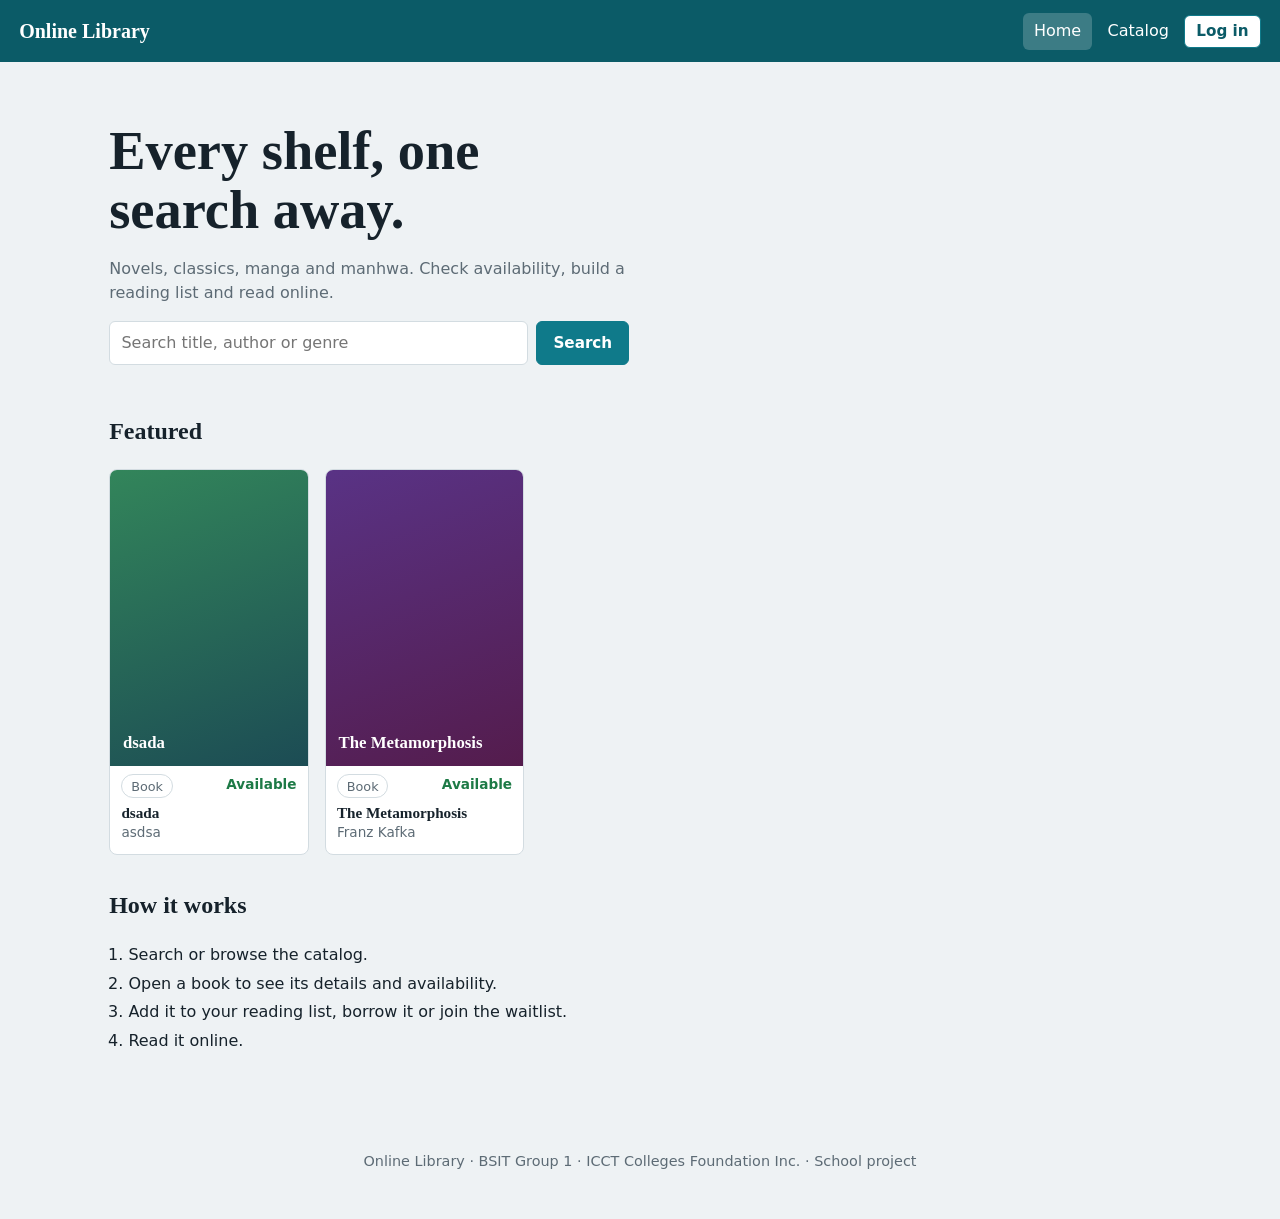
<file: index.html>
<!DOCTYPE html>
<html lang="en">
<head>
  <meta charset="UTF-8">
  <meta name="viewport" content="width=device-width, initial-scale=1">
  <title>Home | Online Library</title>
  <!-- CSS TEAM: every page uses this one file, css/style.css. Create it and write all the styles there.
       Tip: start with the header, buttons and book cards because they appear on every page. -->
  <link rel="stylesheet" href="css/style.css">
</head>
<body data-page="home">

  <!-- HEADER (the same on every page, so copy any change to all pages).
       JS TEAM:
        1. Check localStorage for a logged-in user.
        2. If someone is logged in, change the text of #auth-btn to "Log out (name)". Unhide the links that have data-auth="user". Admins also get data-auth="admin".
        Hint: element.hidden = false;
        3. When the user clicks Log out, remove the saved user and go to index.html.
       CSS TEAM: the link of the page you are on has aria-current="page". Style it with a[aria-current="page"] { } -->
  <header class="site-header">
    <a class="site-header__brand" href="index.html">Online Library</a>
    <nav class="site-nav" aria-label="Main">
      <a href="index.html" aria-current="page">Home</a>
      <a href="catalog.html">Catalog</a>
      <a href="my-library.html" data-auth="user" hidden>My Library</a>
      <a href="admin.html" data-auth="admin" hidden>Admin</a>
      <a href="login.html" id="auth-btn" class="btn">Log in</a>
    </nav>
  </header>

  <main class="page page--home">
    <!-- HOME PAGE: introduction, quick search and featured books.
         JS TEAM:
          1. Take the first few books from library/books.json and build one book card for each inside #featured-grid (see the sample card below).
          2. The search form already sends the user to catalog.html?q=what-they-typed, so the catalog page does the searching.
         CSS TEAM: make .hero stand out, and lay out .book-grid with CSS grid (grid-template-columns: repeat(auto-fill, minmax(160px, 1fr))). -->
    <section class="hero">
      <h1>Every shelf, one search away.</h1>
      <p>Novels, classics, manga and manhwa. Check availability, build a reading list and read online.</p>
      <form id="home-search-form" class="search-form" action="catalog.html" method="get" role="search">
        <label for="home-q" class="visually-hidden">Search books</label>
        <input id="home-q" name="q" type="search" placeholder="Search title, author or genre">
        <button type="submit" class="btn">Search</button>
      </form>
    </section>

    <section class="section" aria-labelledby="featured-title">
      <h2 id="featured-title">Featured</h2>
      <div id="featured-grid" class="book-grid">
        <!-- ONE BOOK CARD (the same card is used on the home, catalog and my-library pages).
             data-book-id is the book's id from library/books.json, data-type is text, manga, manhwa or comic, and data-status is available or checked-out.
             JS TEAM: when a card is clicked (or Enter is pressed), open the details pop-up for that book. Hint: card.dataset.bookId
             CSS TEAM: use the data attributes to style by type or status, for example .book-card[data-status="checked-out"] { } -->
        <article class="book-card" data-book-id="1" data-type="text" data-status="available" tabindex="0">
          <div class="book-card__cover" aria-hidden="true">Pride and Prejudice</div>
          <div class="book-card__meta">
            <span class="tag tag--text">Book</span>
            <span class="status status--available">Available</span>
          </div>
          <h3 class="book-card__title">Pride and Prejudice</h3>
          <p class="book-card__author">Jane Austen</p>
        </article>
        <article class="book-card" data-book-id="28" data-type="manga" data-status="available" tabindex="0">
          <div class="book-card__cover" aria-hidden="true">Moonlit Ronin (sample)</div>
          <div class="book-card__meta">
            <span class="tag tag--manga">Manga</span>
            <span class="status status--available">Available</span>
          </div>
          <h3 class="book-card__title">Moonlit Ronin (sample)</h3>
          <p class="book-card__author">Library Demo Studio</p>
        </article>
        <article class="book-card" data-book-id="29" data-type="manhwa" data-status="checked-out" tabindex="0">
          <div class="book-card__cover" aria-hidden="true">Tower of Echoes (sample)</div>
          <div class="book-card__meta">
            <span class="tag tag--manhwa">Manhwa</span>
            <span class="status status--checked-out">Checked out</span>
          </div>
          <h3 class="book-card__title">Tower of Echoes (sample)</h3>
          <p class="book-card__author">Library Demo Studio</p>
        </article>
      </div>
    </section>

    <section class="section" aria-labelledby="how-title">
      <h2 id="how-title">How it works</h2>
      <ol class="steps">
        <li>Search or browse the catalog.</li>
        <li>Open a book to see its details and availability.</li>
        <li>Add it to your reading list, borrow it or join the waitlist.</li>
        <li>Read it online.</li>
      </ol>
    </section>
  </main>

  <!-- TOAST: a small message such as "Borrowed" or "Saved".
       JS TEAM: write a function showToast(text) that sets the text, removes hidden, and adds hidden back after about 2 seconds (setTimeout).
       CSS TEAM: place it at the bottom center of the screen with position: fixed. -->
  <div id="toast" class="toast" role="status" aria-live="polite" hidden></div>

  <footer class="site-footer">
    <p>Online Library &middot; BSIT Group 1 &middot; ICCT Colleges Foundation Inc. &middot; School project</p>
  </footer>

  <!-- SCRIPTS: the order matters. app.js holds the code every page needs (it also loads the book list from library/books.json), and the last file is only for this page. -->
  <script src="js/app.js"></script>
  <script src="js/home.js"></script>
</body>
</html>
</file>
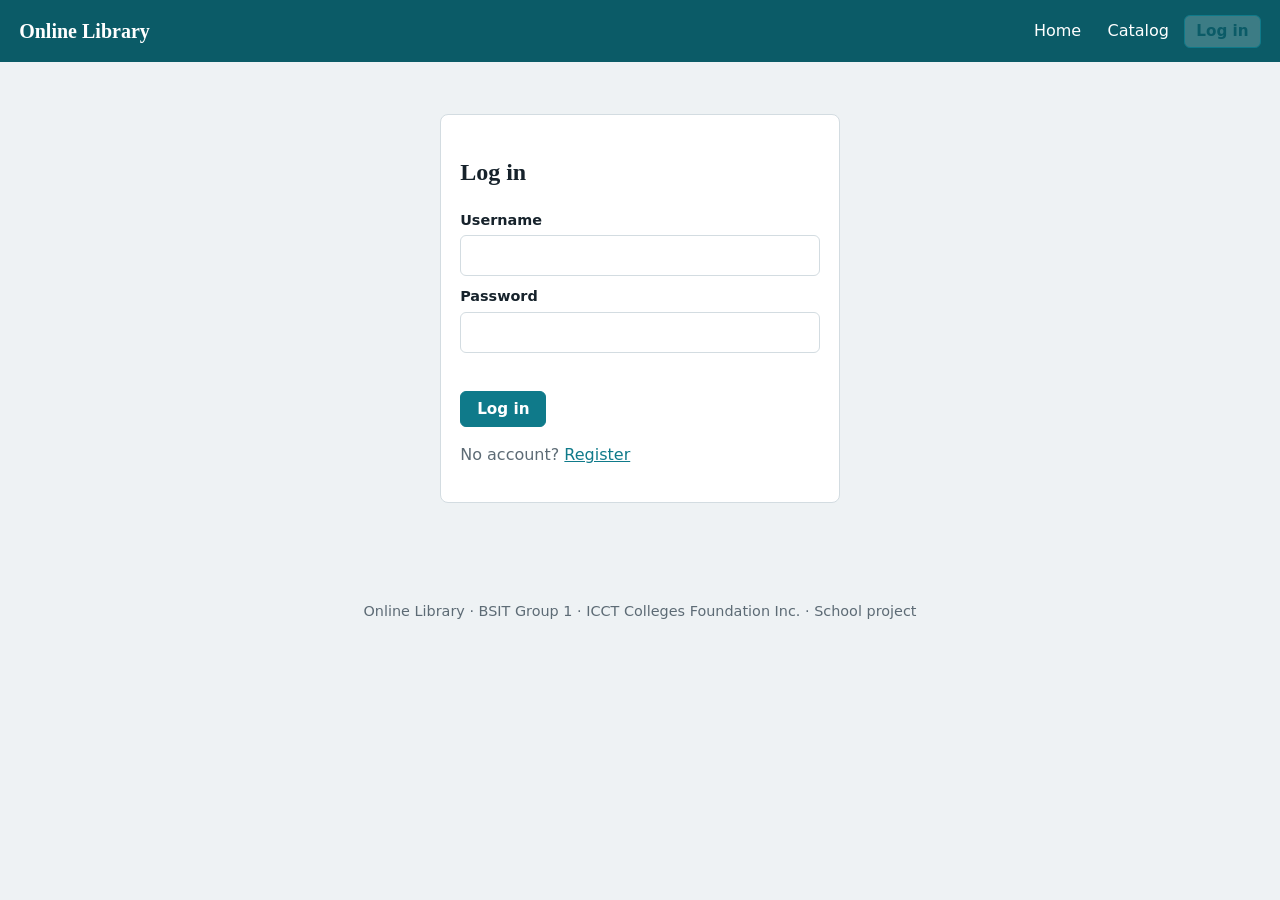
<file: admin.html>
<!DOCTYPE html>
<html lang="en">
<head>
  <meta charset="UTF-8">
  <meta name="viewport" content="width=device-width, initial-scale=1">
  <title>Admin | Online Library</title>
  <!-- CSS TEAM: every page uses this one file, css/style.css. Create it and write all the styles there.
       Tip: start with the header, buttons and book cards because they appear on every page. -->
  <link rel="stylesheet" href="css/style.css">
</head>
<body data-page="admin">

  <!-- HEADER (the same on every page, so copy any change to all pages).
       JS TEAM:
        1. Check localStorage for a logged-in user.
        2. If someone is logged in, change the text of #auth-btn to "Log out (name)". Unhide the links that have data-auth="user". Admins also get data-auth="admin".
        Hint: element.hidden = false;
        3. When the user clicks Log out, remove the saved user and go to index.html.
       CSS TEAM: the link of the page you are on has aria-current="page". Style it with a[aria-current="page"] { } -->
  <header class="site-header">
    <a class="site-header__brand" href="index.html">Online Library</a>
    <nav class="site-nav" aria-label="Main">
      <a href="index.html">Home</a>
      <a href="catalog.html">Catalog</a>
      <a href="my-library.html" data-auth="user" hidden>My Library</a>
      <a href="admin.html" aria-current="page" data-auth="admin" hidden>Admin</a>
      <a href="login.html" id="auth-btn" class="btn">Log in</a>
    </nav>
  </header>

  <main class="page page--admin">
    <!-- ADMIN PAGE: only for admins. If the user is not an admin, send them to login.html.
         Books are saved by committing files to the website's GitHub repository (GitHub's REST API, called with fetch), so every visitor sees them after the site republishes.
         JS TEAM:
          1. GitHub connection: the admin enters the owner, repository, branch and a fine-grained token with Contents: read and write. Keep the token in sessionStorage, or in localStorage if Remember is ticked. Never put it in the code or in the repository.
          2. Save: one commit holds the new files and the updated library/books.json. API steps: read the branch head, create a blob for each file (base64), create a tree, create a commit, then move the branch to it.
             Text book chapters go to library/text/ID/KEY.txt (one file per chapter). Chapter pages go to library/pages/ID/KEY/0001.webp, 0002.webp and so on.
          3. Edit: if #book-id has a value, update that book. Delete: ask confirm() first, then commit with the files removed.
          4. Format dropdown: show #text-chapters-field for "Book" and #chapters-field for manga, manhwa and comics (toggle hidden).
          5. Chapters: #add-chapter copies the template row into #chapter-rows. Each row has a number, a title and page images or a PDF.
             Convert PDF pages to images with PDF.js (load it from lib/pdf.min.js or cdnjs) and shrink every image to WebP on a canvas before uploading.
          6. Genre is a fixed list so the same genre can never be spelled two ways. To add a new genre, add one option to the list in this file.
         CSS TEAM: make the table scroll sideways on small screens (the table wrapper needs overflow-x: auto) and make the Delete button red so it stands out. -->
    <h1>Admin dashboard</h1>
    <details id="github-settings" class="import-help">
      <summary>GitHub connection (needed to save books)</summary>
      <p>Books are saved by committing files to the website's GitHub repository. Create a fine-grained personal access token for ONLY that repository with the permission "Contents: Read and write", then paste it below. The token stays in this browser and is never put in the code.</p>
      <form id="github-form" class="form">
        <label>GitHub username or organization<input id="gh-owner" required></label>
        <label>Repository name<input id="gh-repo" required></label>
        <label>Branch<input id="gh-branch" value="main" required></label>
        <label>Access token<input id="gh-token" type="password" autocomplete="off" required></label>
        <label><input id="gh-remember" type="checkbox"> Remember on this device</label>
        <p id="gh-status" class="muted" aria-live="polite"></p>
        <div class="actions"><button type="submit" class="btn">Connect</button> <button type="button" id="gh-disconnect" class="btn btn--ghost">Disconnect</button></div>
      </form>
    </details>
    <p id="save-status" class="muted" aria-live="polite"></p>

    <form id="book-form" class="form form--wide">
      <h2 id="form-title">Add a book</h2>
      <input type="hidden" id="book-id" name="id">
      <label>Title<input id="book-title" name="title" required></label>
      <label>Author<input id="book-author" name="author" required></label>
      <label>Genre
        <select id="book-genre" name="genre" required>
          <option value="">Choose a genre</option>
          <option>Action</option>
          <option>Adventure</option>
          <option>Classic</option>
          <option>Comedy</option>
          <option>Drama</option>
          <option>Epic</option>
          <option>Fantasy</option>
          <option>Fiction</option>
          <option>Gothic</option>
          <option>Guide</option>
          <option>Historical</option>
          <option>Horror</option>
          <option>Mystery</option>
          <option>Nature</option>
          <option>Philosophy</option>
          <option>Politics</option>
          <option>Romance</option>
          <option>Science</option>
          <option>Science Fiction</option>
          <option>Slice of Life</option>
          <option>Sports</option>
          <option>Thriller</option>
        </select>
      </label>
      <label>Format
        <select id="book-type" name="type">
          <option value="text">Book (text)</option>
          <option value="manga">Manga</option>
          <option value="manhwa">Manhwa</option>
          <option value="comic">Comic</option>
        </select>
      </label>
      <label>Year<input id="book-year" name="year" type="number"></label>
      <label>Copies<input id="book-copies" name="copies" type="number" min="1" value="1" required></label>
      <label class="form__wide">Description<input id="book-desc" name="description"></label>
      <!-- TEXT BOOKS: write one chapter at a time. A short book can have a single chapter.
           JS TEAM: every chapter is a row inside #text-chapter-rows, but only ONE row is visible; the others keep the hidden attribute.
                    #tc-next shows the next chapter, or adds a new empty one when you are on the last chapter (only if the current chapter has text).
                    #tc-prev goes back. #tc-jump is a dropdown that lists every chapter so you can jump to one. Save every row that has text as its own file.
           Show this section only when Format is Book.
           CSS TEAM: make the chapter text box very large (at least 60% of the screen height) because chapters are long. -->
      <fieldset id="text-chapters-field" class="form__wide">
        <legend>Chapters</legend>
        <div class="chapter-pager" role="group" aria-label="Chapters">
          <button type="button" id="tc-prev" class="btn btn--ghost" aria-label="Previous chapter">&lt;</button>
          <select id="tc-jump" aria-label="Jump to a chapter"></select>
          <button type="button" id="tc-next" class="btn btn--ghost" aria-label="Next chapter, or a new empty chapter if this is the last one">&gt;</button>
        </div>
        <div id="text-chapter-rows"></div>
        <template id="text-chapter-row-template">
          <div class="text-chapter-row">
            <div class="text-chapter-row__head">
              <label>No.<input class="tc-number" type="number" min="1"></label>
              <label>Chapter title<input class="tc-title"></label>
              <button type="button" class="btn btn--danger tc-remove">Remove</button>
            </div>
            <label>Chapter text (leave a blank line between paragraphs)<textarea class="tc-text" rows="20"></textarea></label>
          </div>
        </template>
      </fieldset>
      <!-- CHAPTERS (manga, manhwa and comics). A book like a novel uses the text box above instead. -->
      <fieldset id="chapters-field" class="form__wide" hidden>
        <legend>Chapters</legend>
        <div id="chapter-rows"></div>
        <button type="button" id="add-chapter" class="btn btn--ghost">Add chapter</button>
        <template id="chapter-row-template">
          <div class="chapter-row">
            <label>No.<input class="ch-number" type="number" min="1"></label>
            <label>Title<input class="ch-title"></label>
            <label>Page images or a PDF, in order<input class="ch-pages" type="file" accept="image/*,application/pdf" multiple></label>
            <span class="ch-count muted">No pages yet</span>
            <button type="button" class="btn btn--danger ch-remove">Remove</button>
          </div>
        </template>
      </fieldset>
      <div class="actions form__wide">
        <button type="submit" class="btn">Save book</button>
        <button type="reset" class="btn btn--ghost">Clear</button>
      </div>
    </form>

    <div class="table-wrap">
      <table id="book-table" class="table">
        <caption class="visually-hidden">All books in the catalog</caption>
        <thead>
          <tr><th scope="col">Title</th><th scope="col">Format</th><th scope="col">Copies</th><th scope="col">Free</th><th scope="col">Actions</th></tr>
        </thead>
        <tbody id="book-table-body">
          <!-- ONE TABLE ROW: JS repeats this for every book. data-action tells JS which button was clicked. -->
          <tr data-book-id="1">
            <td>Pride and Prejudice</td><td>Book</td><td>2</td><td>2</td>
            <td><button type="button" class="btn btn--ghost" data-action="edit">Edit</button> <button type="button" class="btn btn--danger" data-action="delete">Delete</button></td>
          </tr>
        </tbody>
      </table>
    </div>
  </main>

  <!-- TOAST: a small message such as "Borrowed" or "Saved".
       JS TEAM: write a function showToast(text) that sets the text, removes hidden, and adds hidden back after about 2 seconds (setTimeout).
       CSS TEAM: place it at the bottom center of the screen with position: fixed. -->
  <div id="toast" class="toast" role="status" aria-live="polite" hidden></div>

  <footer class="site-footer">
    <p>Online Library &middot; BSIT Group 1 &middot; ICCT Colleges Foundation Inc. &middot; School project</p>
  </footer>

  <!-- SCRIPTS: the order matters. app.js holds the code every page needs (it also loads the book list from library/books.json), and the last file is only for this page. -->
  <script src="js/app.js"></script>
  <script src="js/admin.js"></script>
</body>
</html>
</file>
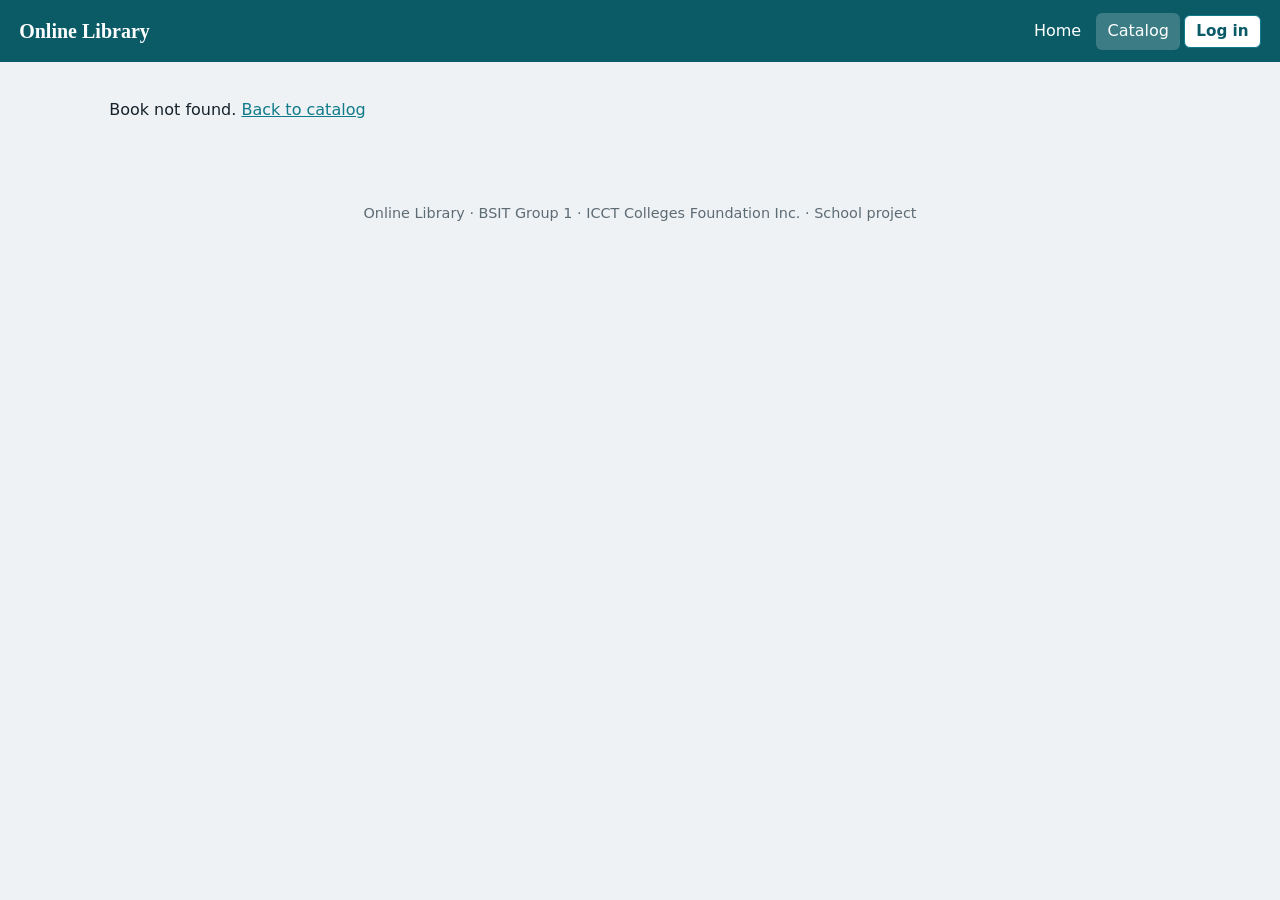
<file: book-details.html>
<!DOCTYPE html>
<html lang="en">
<head>
  <meta charset="UTF-8">
  <meta name="viewport" content="width=device-width, initial-scale=1">
  <title>Book details | Online Library</title>
  <!-- CSS TEAM: every page uses this one file, css/style.css. Create it and write all the styles there.
       Tip: start with the header, buttons and book cards because they appear on every page. -->
  <link rel="stylesheet" href="css/style.css">
</head>
<body data-page="book-details">

  <!-- HEADER (the same on every page, so copy any change to all pages).
       JS TEAM:
        1. Check localStorage for a logged-in user.
        2. If someone is logged in, change the text of #auth-btn to "Log out (name)". Unhide the links that have data-auth="user". Admins also get data-auth="admin".
        Hint: element.hidden = false;
        3. When the user clicks Log out, remove the saved user and go to index.html.
       CSS TEAM: the link of the page you are on has aria-current="page". Style it with a[aria-current="page"] { } -->
  <header class="site-header">
    <a class="site-header__brand" href="index.html">Online Library</a>
    <nav class="site-nav" aria-label="Main">
      <a href="index.html">Home</a>
      <a href="catalog.html" aria-current="page">Catalog</a>
      <a href="my-library.html" data-auth="user" hidden>My Library</a>
      <a href="admin.html" data-auth="admin" hidden>Admin</a>
      <a href="login.html" id="auth-btn" class="btn">Log in</a>
    </nav>
  </header>

  <main class="page page--book-details">
    <!-- BOOK DETAILS PAGE: the same information as the pop-up, but as its own page (book-details.html?id=1).
         JS TEAM: read the id from the address, find the book, and fill the data-field elements. You can reuse the same function as the pop-up. -->
    <p><a href="catalog.html">&larr; Back to catalog</a></p>
    <article class="book-details" data-book-id="">
      <div class="book-details__cover" aria-hidden="true" data-field="cover"></div>
      <div class="book-details__info">
        <h1 data-field="title">Book title</h1>
        <p class="muted"><span data-field="author">Author</span> &middot; <span data-field="genre">Genre</span> &middot; <span data-field="year">Year</span> &middot; <span data-field="type">Format</span></p>
        <p data-field="description">Short description.</p>
        <p class="status" data-field="availability">Available (2 of 2 copies)</p>
        <!-- CHAPTERS: only shown when the series has 2 or more chapters.
             JS TEAM: fill #chapter-list with one list item per chapter, each with a link like reader.html?id=28&ch=2.
             Also change the Read button: if the user has saved progress, say "Continue reading" and point it at the saved chapter.
             CSS TEAM: if the list is long, make it scroll (max-height and overflow-y: auto). -->
        <section id="chapter-section" class="chapters" hidden>
          <h3>Chapters</h3>
          <ol id="chapter-list" class="chapter-list"></ol>
        </section>
        <div class="actions">
          <a id="btn-read" class="btn" href="reader.html">Read online</a>
          <button id="btn-list" type="button" class="btn btn--ghost">Add to reading list</button>
          <button id="btn-borrow" type="button" class="btn btn--ghost">Borrow</button>
          <button id="btn-return" type="button" class="btn btn--ghost" hidden>Return book</button>
          <button id="btn-wait" type="button" class="btn btn--ghost" hidden>Join the waitlist</button>
          <button id="btn-unwait" type="button" class="btn btn--ghost" hidden>Leave waitlist</button>
        </div>
      </div>
    </article>
  </main>

  <!-- TOAST: a small message such as "Borrowed" or "Saved".
       JS TEAM: write a function showToast(text) that sets the text, removes hidden, and adds hidden back after about 2 seconds (setTimeout).
       CSS TEAM: place it at the bottom center of the screen with position: fixed. -->
  <div id="toast" class="toast" role="status" aria-live="polite" hidden></div>

  <footer class="site-footer">
    <p>Online Library &middot; BSIT Group 1 &middot; ICCT Colleges Foundation Inc. &middot; School project</p>
  </footer>

  <!-- SCRIPTS: the order matters. app.js holds the code every page needs (it also loads the book list from library/books.json), and the last file is only for this page. -->
  <script src="js/app.js"></script>
  <script src="js/book-details.js"></script>
</body>
</html>
</file>
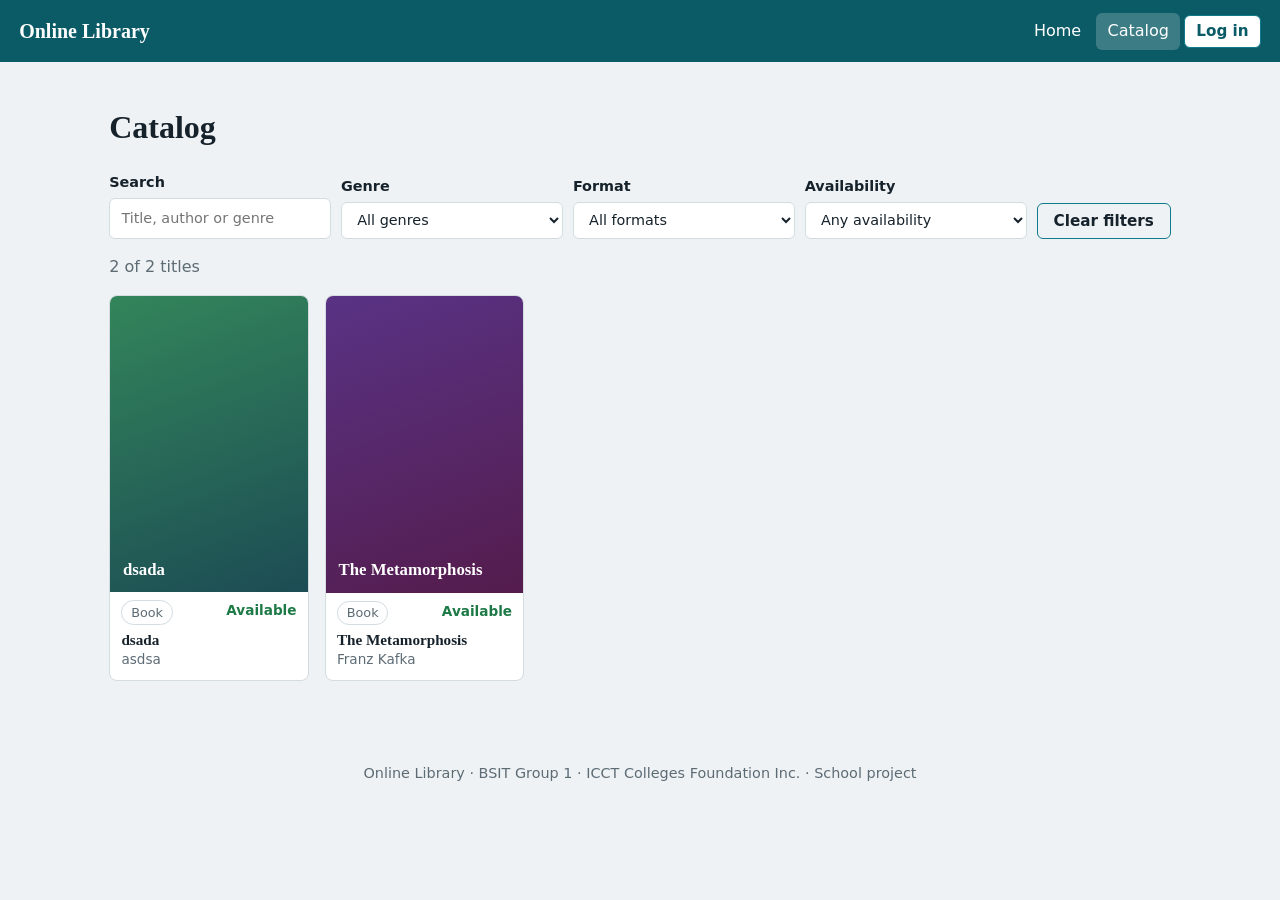
<file: catalog.html>
<!DOCTYPE html>
<html lang="en">
<head>
  <meta charset="UTF-8">
  <meta name="viewport" content="width=device-width, initial-scale=1">
  <title>Catalog | Online Library</title>
  <!-- CSS TEAM: every page uses this one file, css/style.css. Create it and write all the styles there.
       Tip: start with the header, buttons and book cards because they appear on every page. -->
  <link rel="stylesheet" href="css/style.css">
</head>
<body data-page="catalog">

  <!-- HEADER (the same on every page, so copy any change to all pages).
       JS TEAM:
        1. Check localStorage for a logged-in user.
        2. If someone is logged in, change the text of #auth-btn to "Log out (name)". Unhide the links that have data-auth="user". Admins also get data-auth="admin".
        Hint: element.hidden = false;
        3. When the user clicks Log out, remove the saved user and go to index.html.
       CSS TEAM: the link of the page you are on has aria-current="page". Style it with a[aria-current="page"] { } -->
  <header class="site-header">
    <a class="site-header__brand" href="index.html">Online Library</a>
    <nav class="site-nav" aria-label="Main">
      <a href="index.html">Home</a>
      <a href="catalog.html" aria-current="page">Catalog</a>
      <a href="my-library.html" data-auth="user" hidden>My Library</a>
      <a href="admin.html" data-auth="admin" hidden>Admin</a>
      <a href="login.html" id="auth-btn" class="btn">Log in</a>
    </nav>
  </header>

  <main class="page page--catalog">
    <!-- CATALOG PAGE: search, filters and the list of books.
         JS TEAM:
          1. On page load, read the search text from the address (new URLSearchParams(location.search).get('q')) and put it in #search-input.
          2. Every time the search box or a dropdown changes, filter the book list from library/books.json and rebuild #catalog-grid. Do not reload the page.
          3. Update #result-count (for example "12 of 30 titles"). If nothing matches, remove hidden from #empty-state.
          4. Fill #genre-select with each genre found in library/books.json, with no repeats. Hint: [...new Set(books.map(b => b.genre))]
         CSS TEAM: lay out the .filters form in a row that wraps on small screens (display: flex; flex-wrap: wrap). -->
    <h1>Catalog</h1>
    <form id="filter-form" class="filters" role="search">
      <label>Search<input id="search-input" name="q" type="search" placeholder="Title, author or genre"></label>
      <label>Genre<select id="genre-select" name="genre"><option value="">All genres</option></select></label>
      <label>Format
        <select id="type-select" name="type">
          <option value="">All formats</option>
          <option value="text">Books (text)</option>
          <option value="manga">Manga</option>
          <option value="manhwa">Manhwa</option>
          <option value="comic">Comics</option>
        </select>
      </label>
      <label>Availability
        <select id="avail-select" name="avail">
          <option value="">Any availability</option>
          <option value="available">Available</option>
          <option value="checked-out">Checked out</option>
        </select>
      </label>
      <button type="reset" class="btn btn--ghost">Clear filters</button>
    </form>

    <p id="result-count" class="muted" aria-live="polite">4 of 30 titles</p>
    <div id="catalog-grid" class="book-grid">
        <article class="book-card" data-book-id="1" data-type="text" data-status="available" tabindex="0">
          <div class="book-card__cover" aria-hidden="true">Pride and Prejudice</div>
          <div class="book-card__meta">
            <span class="tag tag--text">Book</span>
            <span class="status status--available">Available</span>
          </div>
          <h3 class="book-card__title">Pride and Prejudice</h3>
          <p class="book-card__author">Jane Austen</p>
        </article>
        <article class="book-card" data-book-id="2" data-type="text" data-status="available" tabindex="0">
          <div class="book-card__cover" aria-hidden="true">Alice's Adventures in Wonderland</div>
          <div class="book-card__meta">
            <span class="tag tag--text">Book</span>
            <span class="status status--available">Available</span>
          </div>
          <h3 class="book-card__title">Alice's Adventures in Wonderland</h3>
          <p class="book-card__author">Lewis Carroll</p>
        </article>
        <article class="book-card" data-book-id="28" data-type="manga" data-status="available" tabindex="0">
          <div class="book-card__cover" aria-hidden="true">Moonlit Ronin (sample)</div>
          <div class="book-card__meta">
            <span class="tag tag--manga">Manga</span>
            <span class="status status--available">Available</span>
          </div>
          <h3 class="book-card__title">Moonlit Ronin (sample)</h3>
          <p class="book-card__author">Library Demo Studio</p>
        </article>
        <article class="book-card" data-book-id="29" data-type="manhwa" data-status="checked-out" tabindex="0">
          <div class="book-card__cover" aria-hidden="true">Tower of Echoes (sample)</div>
          <div class="book-card__meta">
            <span class="tag tag--manhwa">Manhwa</span>
            <span class="status status--checked-out">Checked out</span>
          </div>
          <h3 class="book-card__title">Tower of Echoes (sample)</h3>
          <p class="book-card__author">Library Demo Studio</p>
        </article>
    </div>
    <p id="empty-state" class="empty-state" hidden>No matches. Try a different keyword or clear a filter.</p>

    <!-- BOOK DETAILS POP-UP: a built-in <dialog> that opens on top of the page.
         JS TEAM:
          1. When a card is clicked, find the book by its id and put its info into the elements marked data-field. Hint: modal.querySelector('[data-field="title"]').textContent = book.title
          2. Open it with document.getElementById('book-modal').showModal() and close it with .close().
          3. Show only the buttons that make sense, using the hidden attribute:
             not logged in -> any action sends the user to login.html
             copies are free -> show Borrow | no free copies -> show Join the waitlist
             user already borrowed it -> show Return book | user is already waiting -> show Leave waitlist
          4. Free copies = total copies minus the number of users who borrowed the book.
         CSS TEAM: style .modal and the dark background behind it with dialog::backdrop { } -->
    <dialog id="book-modal" class="modal" aria-labelledby="modal-title">
      <article class="book-details" data-book-id="">
        <div class="book-details__cover" aria-hidden="true" data-field="cover"></div>
        <div class="book-details__info">
          <h2 id="modal-title" data-field="title">Book title</h2>
          <p class="muted"><span data-field="author">Author</span> &middot; <span data-field="genre">Genre</span> &middot; <span data-field="year">Year</span> &middot; <span data-field="type">Format</span></p>
          <p data-field="description">Short description.</p>
          <p class="status" data-field="availability">Available (2 of 2 copies)</p>
          <!-- CHAPTERS: only shown when the series has 2 or more chapters.
             JS TEAM: fill #chapter-list with one list item per chapter, each with a link like reader.html?id=28&ch=2.
             Also change the Read button: if the user has saved progress, say "Continue reading" and point it at the saved chapter.
             CSS TEAM: if the list is long, make it scroll (max-height and overflow-y: auto). -->
        <section id="chapter-section" class="chapters" hidden>
          <h3>Chapters</h3>
          <ol id="chapter-list" class="chapter-list"></ol>
        </section>
        <div class="actions">
            <a id="btn-read" class="btn" href="reader.html">Read online</a>
            <button id="btn-list" type="button" class="btn btn--ghost">Add to reading list</button>
            <button id="btn-borrow" type="button" class="btn btn--ghost">Borrow</button>
            <button id="btn-return" type="button" class="btn btn--ghost" hidden>Return book</button>
            <button id="btn-wait" type="button" class="btn btn--ghost" hidden>Join the waitlist</button>
            <button id="btn-unwait" type="button" class="btn btn--ghost" hidden>Leave waitlist</button>
            <button id="btn-close" type="button" class="btn btn--ghost">Close</button>
          </div>
        </div>
      </article>
    </dialog>
  </main>

  <!-- TOAST: a small message such as "Borrowed" or "Saved".
       JS TEAM: write a function showToast(text) that sets the text, removes hidden, and adds hidden back after about 2 seconds (setTimeout).
       CSS TEAM: place it at the bottom center of the screen with position: fixed. -->
  <div id="toast" class="toast" role="status" aria-live="polite" hidden></div>

  <footer class="site-footer">
    <p>Online Library &middot; BSIT Group 1 &middot; ICCT Colleges Foundation Inc. &middot; School project</p>
  </footer>

  <!-- SCRIPTS: the order matters. app.js holds the code every page needs (it also loads the book list from library/books.json), and the last file is only for this page. -->
  <script src="js/app.js"></script>
  <script src="js/catalog.js"></script>
</body>
</html>
</file>
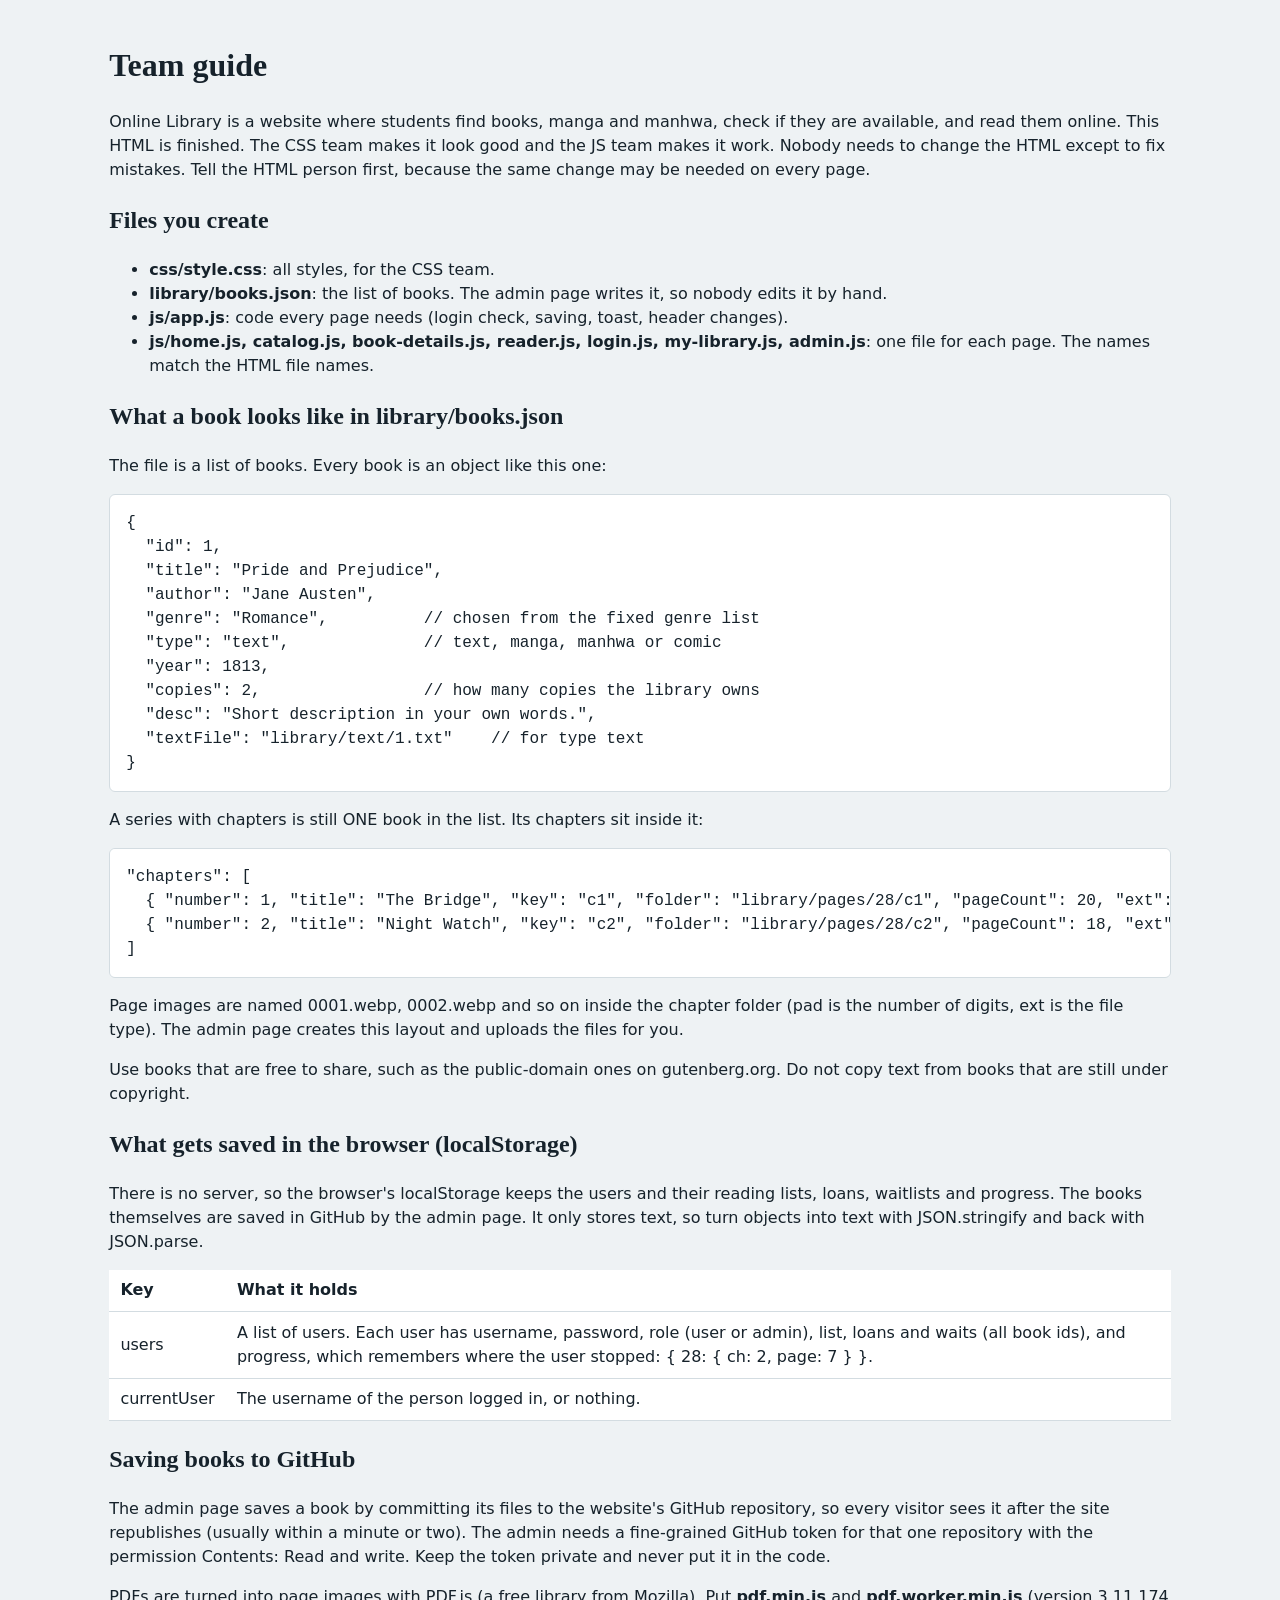
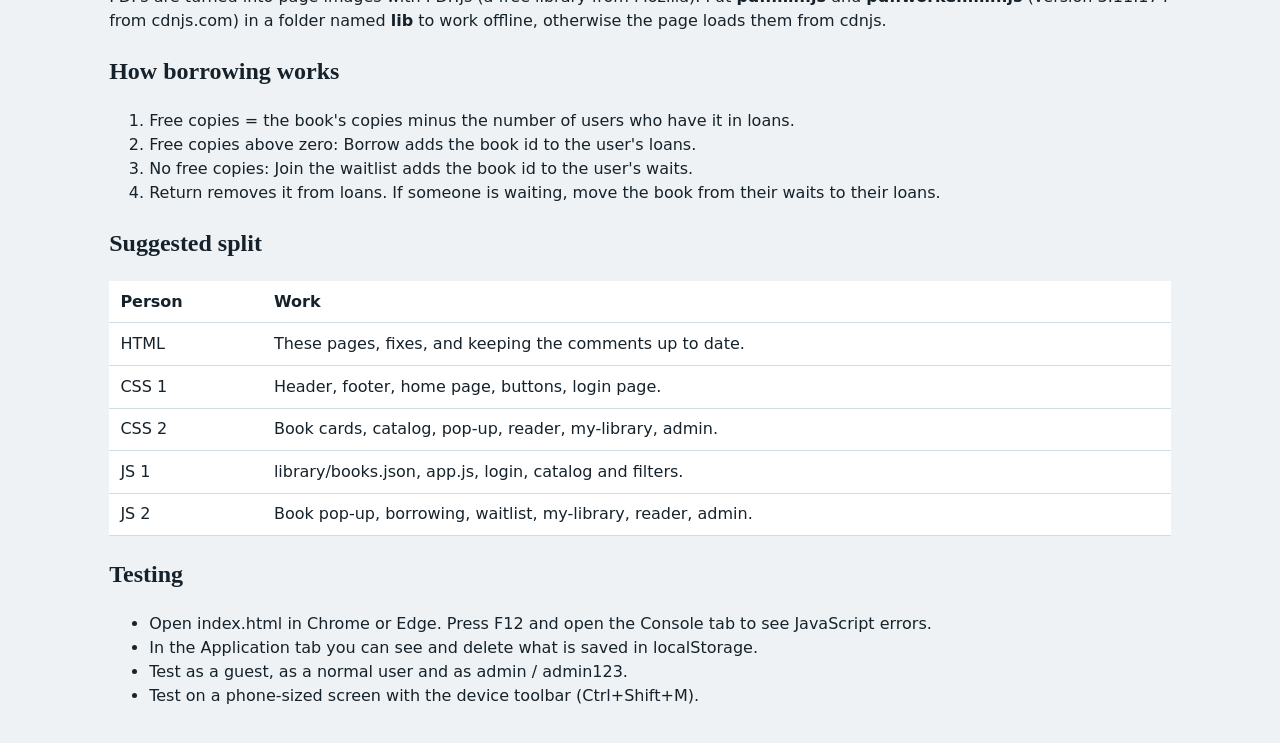
<file: guide.html>
<!DOCTYPE html>
<html lang="en">
<head>
  <meta charset="UTF-8">
  <meta name="viewport" content="width=device-width, initial-scale=1">
  <title>Team guide | Online Library</title>
  <link rel="stylesheet" href="css/style.css">
</head>
<body data-page="guide">
  <!-- TEAM GUIDE: read this first. It is not part of the website menu. -->
  <main class="page page--guide">
    <h1>Team guide</h1>
    <p>Online Library is a website where students find books, manga and manhwa, check if they are available, and read them online. This HTML is finished. The CSS team makes it look good and the JS team makes it work. Nobody needs to change the HTML except to fix mistakes. Tell the HTML person first, because the same change may be needed on every page.</p>

    <h2>Files you create</h2>
    <ul>
      <li><strong>css/style.css</strong>: all styles, for the CSS team.</li>
      <li><strong>library/books.json</strong>: the list of books. The admin page writes it, so nobody edits it by hand.</li>
      <li><strong>js/app.js</strong>: code every page needs (login check, saving, toast, header changes).</li>
      <li><strong>js/home.js, catalog.js, book-details.js, reader.js, login.js, my-library.js, admin.js</strong>: one file for each page. The names match the HTML file names.</li>
    </ul>

    <h2>What a book looks like in library/books.json</h2>
    <p>The file is a list of books. Every book is an object like this one:</p>
    <pre><code>{
  "id": 1,
  "title": "Pride and Prejudice",
  "author": "Jane Austen",
  "genre": "Romance",          // chosen from the fixed genre list
  "type": "text",              // text, manga, manhwa or comic
  "year": 1813,
  "copies": 2,                 // how many copies the library owns
  "desc": "Short description in your own words.",
  "textFile": "library/text/1.txt"    // for type text
}</code></pre>
    <p>A series with chapters is still ONE book in the list. Its chapters sit inside it:</p>
    <pre><code>"chapters": [
  { "number": 1, "title": "The Bridge", "key": "c1", "folder": "library/pages/28/c1", "pageCount": 20, "ext": "webp", "pad": 4 },
  { "number": 2, "title": "Night Watch", "key": "c2", "folder": "library/pages/28/c2", "pageCount": 18, "ext": "webp", "pad": 4 }
]</code></pre>
    <p>Page images are named 0001.webp, 0002.webp and so on inside the chapter folder (pad is the number of digits, ext is the file type). The admin page creates this layout and uploads the files for you.</p>
    <p>Use books that are free to share, such as the public-domain ones on gutenberg.org. Do not copy text from books that are still under copyright.</p>

    <h2>What gets saved in the browser (localStorage)</h2>
    <p>There is no server, so the browser's localStorage keeps the users and their reading lists, loans, waitlists and progress. The books themselves are saved in GitHub by the admin page. It only stores text, so turn objects into text with JSON.stringify and back with JSON.parse.</p>
    <table class="table">
      <thead><tr><th scope="col">Key</th><th scope="col">What it holds</th></tr></thead>
      <tbody>
        <tr><td>users</td><td>A list of users. Each user has username, password, role (user or admin), list, loans and waits (all book ids), and progress, which remembers where the user stopped: { 28: { ch: 2, page: 7 } }.</td></tr>
        <tr><td>currentUser</td><td>The username of the person logged in, or nothing.</td></tr>
      </tbody>
    </table>

    <h2>Saving books to GitHub</h2>
    <p>The admin page saves a book by committing its files to the website's GitHub repository, so every visitor sees it after the site republishes (usually within a minute or two). The admin needs a fine-grained GitHub token for that one repository with the permission Contents: Read and write. Keep the token private and never put it in the code.</p>
    <p>PDFs are turned into page images with PDF.js (a free library from Mozilla). Put <strong>pdf.min.js</strong> and <strong>pdf.worker.min.js</strong> (version 3.11.174 from cdnjs.com) in a folder named <strong>lib</strong> to work offline, otherwise the page loads them from cdnjs.</p>

    <h2>How borrowing works</h2>
    <ol>
      <li>Free copies = the book's copies minus the number of users who have it in loans.</li>
      <li>Free copies above zero: Borrow adds the book id to the user's loans.</li>
      <li>No free copies: Join the waitlist adds the book id to the user's waits.</li>
      <li>Return removes it from loans. If someone is waiting, move the book from their waits to their loans.</li>
    </ol>

    <h2>Suggested split</h2>
    <table class="table">
      <thead><tr><th scope="col">Person</th><th scope="col">Work</th></tr></thead>
      <tbody>
        <tr><td>HTML</td><td>These pages, fixes, and keeping the comments up to date.</td></tr>
        <tr><td>CSS 1</td><td>Header, footer, home page, buttons, login page.</td></tr>
        <tr><td>CSS 2</td><td>Book cards, catalog, pop-up, reader, my-library, admin.</td></tr>
        <tr><td>JS 1</td><td>library/books.json, app.js, login, catalog and filters.</td></tr>
        <tr><td>JS 2</td><td>Book pop-up, borrowing, waitlist, my-library, reader, admin.</td></tr>
      </tbody>
    </table>

    <h2>Testing</h2>
    <ul>
      <li>Open index.html in Chrome or Edge. Press F12 and open the Console tab to see JavaScript errors.</li>
      <li>In the Application tab you can see and delete what is saved in localStorage.</li>
      <li>Test as a guest, as a normal user and as admin / admin123.</li>
      <li>Test on a phone-sized screen with the device toolbar (Ctrl+Shift+M).</li>
    </ul>
  </main>
</body>
</html>
</file>
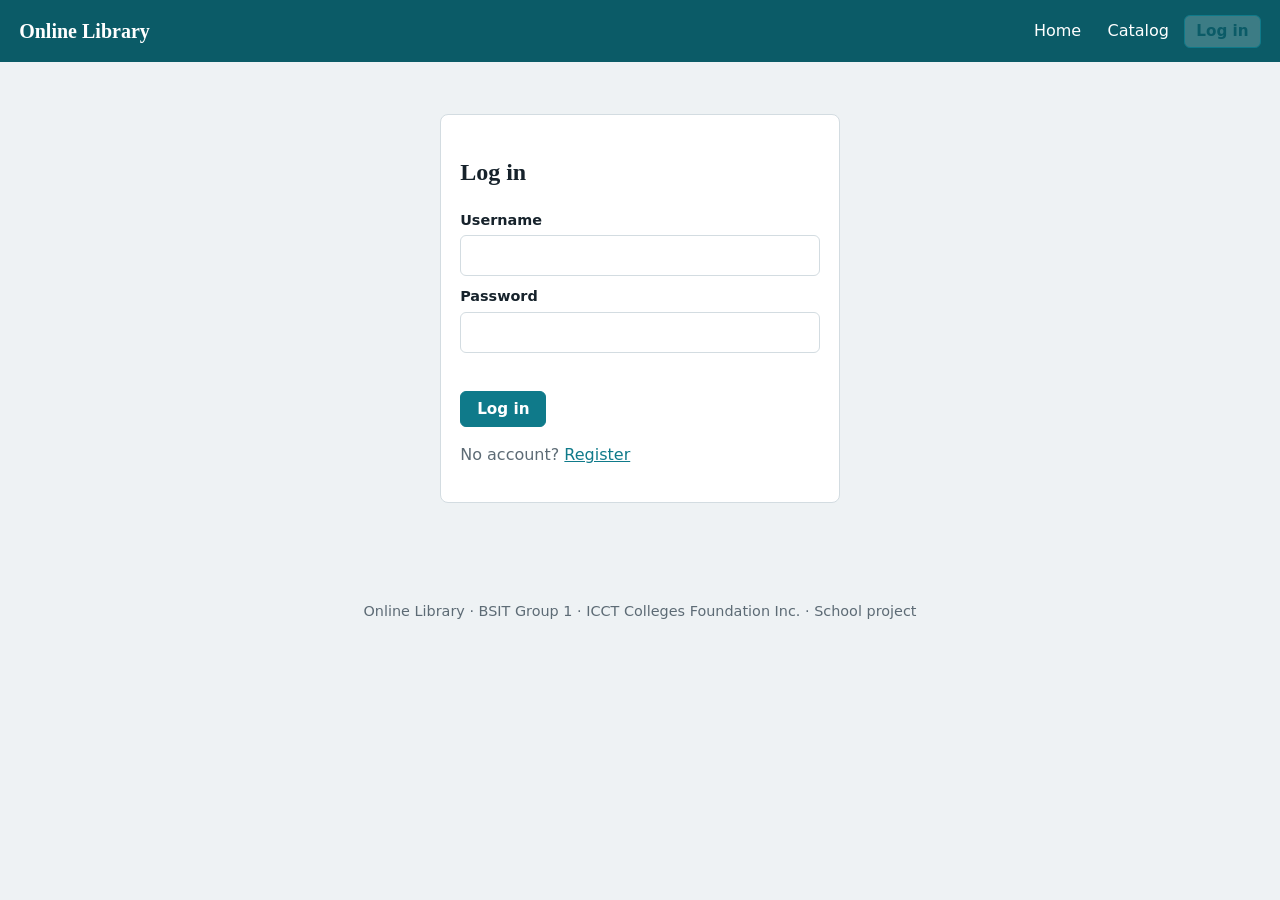
<file: login.html>
<!DOCTYPE html>
<html lang="en">
<head>
  <meta charset="UTF-8">
  <meta name="viewport" content="width=device-width, initial-scale=1">
  <title>Log in | Online Library</title>
  <!-- CSS TEAM: every page uses this one file, css/style.css. Create it and write all the styles there.
       Tip: start with the header, buttons and book cards because they appear on every page. -->
  <link rel="stylesheet" href="css/style.css">
</head>
<body data-page="login">

  <!-- HEADER (the same on every page, so copy any change to all pages).
       JS TEAM:
        1. Check localStorage for a logged-in user.
        2. If someone is logged in, change the text of #auth-btn to "Log out (name)". Unhide the links that have data-auth="user". Admins also get data-auth="admin".
        Hint: element.hidden = false;
        3. When the user clicks Log out, remove the saved user and go to index.html.
       CSS TEAM: the link of the page you are on has aria-current="page". Style it with a[aria-current="page"] { } -->
  <header class="site-header">
    <a class="site-header__brand" href="index.html">Online Library</a>
    <nav class="site-nav" aria-label="Main">
      <a href="index.html">Home</a>
      <a href="catalog.html">Catalog</a>
      <a href="my-library.html" data-auth="user" hidden>My Library</a>
      <a href="admin.html" data-auth="admin" hidden>Admin</a>
      <a href="login.html" aria-current="page" id="auth-btn" class="btn">Log in</a>
    </nav>
  </header>

  <main class="page page--login">
    <!-- LOGIN AND REGISTER PAGE: two forms, and only one is visible at a time.
         JS TEAM:
          1. The links #show-register and #show-login switch between the forms (toggle the hidden attribute).
          2. Register: check the username is not taken and both passwords match, then add the user to the list saved in localStorage.
          3. Log in: look for a user with the same username and password. Save the username as the logged-in user, then go to catalog.html.
          4. Show problems (for example "Wrong username or password") inside the paragraph with class form-error.
          5. Create the demo admin on first load: username admin, password admin123, role admin.
          Note: saving plain passwords is fine for a school demo, but a real website must never do this.
         CSS TEAM: center .auth-card and make the inputs full width. -->
    <section class="auth-card">
      <form id="login-form" class="form" novalidate>
        <h1>Log in</h1>
        <label>Username<input id="login-user" name="username" autocomplete="username" required minlength="3"></label>
        <label>Password<input id="login-pass" name="password" type="password" autocomplete="current-password" required minlength="5"></label>
        <p class="form-error" aria-live="polite"></p>
        <button type="submit" class="btn">Log in</button>
        <p class="muted">No account? <a href="#" id="show-register">Register</a></p>
      </form>

      <form id="register-form" class="form" novalidate hidden>
        <h1>Register</h1>
        <label>Username<input id="reg-user" name="username" autocomplete="username" required minlength="3"></label>
        <label>Password<input id="reg-pass" name="password" type="password" autocomplete="new-password" required minlength="5"></label>
        <label>Confirm password<input id="reg-pass2" name="password2" type="password" autocomplete="new-password" required></label>
        <p class="form-error" aria-live="polite"></p>
        <button type="submit" class="btn">Create account</button>
        <p class="muted">Have an account? <a href="#" id="show-login">Log in</a></p>
      </form>
    </section>
  </main>

  <!-- TOAST: a small message such as "Borrowed" or "Saved".
       JS TEAM: write a function showToast(text) that sets the text, removes hidden, and adds hidden back after about 2 seconds (setTimeout).
       CSS TEAM: place it at the bottom center of the screen with position: fixed. -->
  <div id="toast" class="toast" role="status" aria-live="polite" hidden></div>

  <footer class="site-footer">
    <p>Online Library &middot; BSIT Group 1 &middot; ICCT Colleges Foundation Inc. &middot; School project</p>
  </footer>

  <!-- SCRIPTS: the order matters. app.js holds the code every page needs (it also loads the book list from library/books.json), and the last file is only for this page. -->
  <script src="js/app.js"></script>
  <script src="js/login.js"></script>
</body>
</html>
</file>
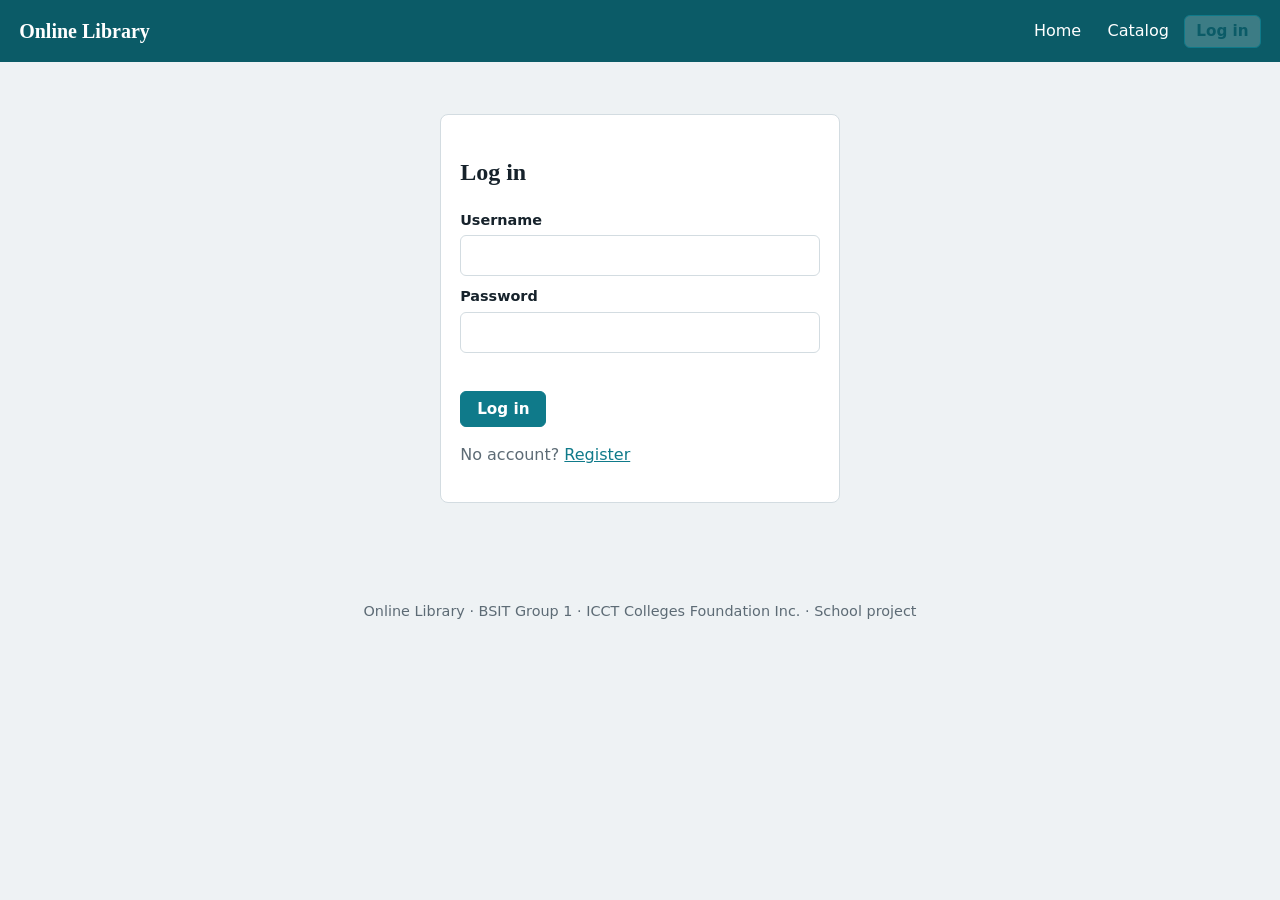
<file: my-library.html>
<!DOCTYPE html>
<html lang="en">
<head>
  <meta charset="UTF-8">
  <meta name="viewport" content="width=device-width, initial-scale=1">
  <title>My Library | Online Library</title>
  <!-- CSS TEAM: every page uses this one file, css/style.css. Create it and write all the styles there.
       Tip: start with the header, buttons and book cards because they appear on every page. -->
  <link rel="stylesheet" href="css/style.css">
</head>
<body data-page="my-library">

  <!-- HEADER (the same on every page, so copy any change to all pages).
       JS TEAM:
        1. Check localStorage for a logged-in user.
        2. If someone is logged in, change the text of #auth-btn to "Log out (name)". Unhide the links that have data-auth="user". Admins also get data-auth="admin".
        Hint: element.hidden = false;
        3. When the user clicks Log out, remove the saved user and go to index.html.
       CSS TEAM: the link of the page you are on has aria-current="page". Style it with a[aria-current="page"] { } -->
  <header class="site-header">
    <a class="site-header__brand" href="index.html">Online Library</a>
    <nav class="site-nav" aria-label="Main">
      <a href="index.html">Home</a>
      <a href="catalog.html">Catalog</a>
      <a href="my-library.html" aria-current="page" data-auth="user" hidden>My Library</a>
      <a href="admin.html" data-auth="admin" hidden>Admin</a>
      <a href="login.html" id="auth-btn" class="btn">Log in</a>
    </nav>
  </header>

  <main class="page page--my-library">
    <!-- MY LIBRARY PAGE: only for logged-in users. If nobody is logged in, send the visitor to login.html.
         JS TEAM: read the current user's saved list, loans and waits, find the matching books, and build a card for each one in the matching grid.
                  If a list is empty, remove hidden from its "empty" message.
                  The Return and Leave waitlist buttons use data-action and data-book-id so one click handler can handle all of them.
                  When a book is returned and someone is waiting, give it to the first person in the waitlist.
         CSS TEAM: put each button under its card (.book-card__actions). -->
    <h1>My Library</h1>

    <!-- CONTINUE READING: books the user has started. Remove hidden only when there is at least one.
         JS TEAM: build the cards from the saved progress, and add a link that opens reader.html?id=..&ch=.. at the saved chapter. -->
    <section id="continue-section" class="section" aria-labelledby="continue-title" hidden>
      <h2 id="continue-title">Continue reading</h2>
      <div id="continue-grid" class="book-grid"></div>
    </section>

    <section class="section" aria-labelledby="list-title">
      <h2 id="list-title">Reading list</h2>
      <div id="reading-list-grid" class="book-grid">
        <article class="book-card" data-book-id="1" data-type="text" data-status="available" tabindex="0">
          <div class="book-card__cover" aria-hidden="true">Pride and Prejudice</div>
          <div class="book-card__meta">
            <span class="tag tag--text">Book</span>
            <span class="status status--available">Available</span>
          </div>
          <h3 class="book-card__title">Pride and Prejudice</h3>
          <p class="book-card__author">Jane Austen</p>
        </article>
      </div>
      <p id="reading-list-empty" class="empty-state" hidden>Your reading list is empty. Open a book and choose Add to reading list.</p>
    </section>

    <section class="section" aria-labelledby="loans-title">
      <h2 id="loans-title">Borrowed</h2>
      <div id="loans-grid" class="book-grid">
        <div class="book-card-wrap">
        <article class="book-card" data-book-id="28" data-type="manga" data-status="available" tabindex="0">
          <div class="book-card__cover" aria-hidden="true">Moonlit Ronin (sample)</div>
          <div class="book-card__meta">
            <span class="tag tag--manga">Manga</span>
            <span class="status status--available">Available</span>
          </div>
          <h3 class="book-card__title">Moonlit Ronin (sample)</h3>
          <p class="book-card__author">Library Demo Studio</p>
        </article>
          <div class="book-card__actions"><button type="button" class="btn btn--ghost" data-action="return" data-book-id="28">Return</button></div>
        </div>
      </div>
      <p id="loans-empty" class="empty-state" hidden>No borrowed books.</p>
    </section>

    <section class="section" aria-labelledby="waits-title">
      <h2 id="waits-title">Waitlist</h2>
      <div id="waitlist-grid" class="book-grid">
        <div class="book-card-wrap">
        <article class="book-card" data-book-id="29" data-type="manhwa" data-status="checked-out" tabindex="0">
          <div class="book-card__cover" aria-hidden="true">Tower of Echoes (sample)</div>
          <div class="book-card__meta">
            <span class="tag tag--manhwa">Manhwa</span>
            <span class="status status--checked-out">Checked out</span>
          </div>
          <h3 class="book-card__title">Tower of Echoes (sample)</h3>
          <p class="book-card__author">Library Demo Studio</p>
        </article>
          <div class="book-card__actions"><button type="button" class="btn btn--ghost" data-action="unwait" data-book-id="29">Leave waitlist</button></div>
        </div>
      </div>
      <p id="waitlist-empty" class="empty-state" hidden>You are not on any waitlist.</p>
    </section>
  </main>

  <!-- TOAST: a small message such as "Borrowed" or "Saved".
       JS TEAM: write a function showToast(text) that sets the text, removes hidden, and adds hidden back after about 2 seconds (setTimeout).
       CSS TEAM: place it at the bottom center of the screen with position: fixed. -->
  <div id="toast" class="toast" role="status" aria-live="polite" hidden></div>

  <footer class="site-footer">
    <p>Online Library &middot; BSIT Group 1 &middot; ICCT Colleges Foundation Inc. &middot; School project</p>
  </footer>

  <!-- SCRIPTS: the order matters. app.js holds the code every page needs (it also loads the book list from library/books.json), and the last file is only for this page. -->
  <script src="js/app.js"></script>
  <script src="js/my-library.js"></script>
</body>
</html>
</file>
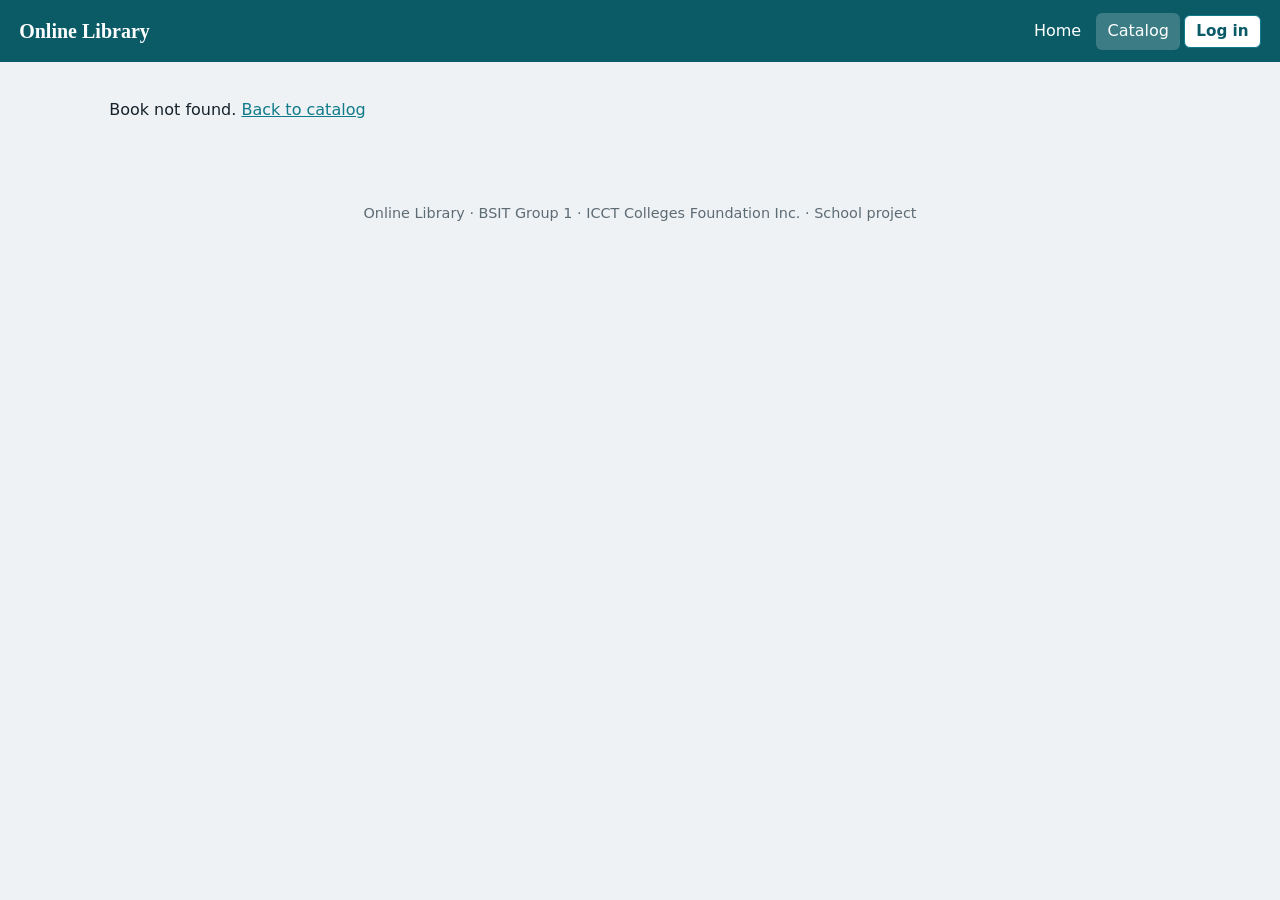
<file: reader.html>
<!DOCTYPE html>
<html lang="en">
<head>
  <meta charset="UTF-8">
  <meta name="viewport" content="width=device-width, initial-scale=1">
  <title>Reader | Online Library</title>
  <!-- CSS TEAM: every page uses this one file, css/style.css. Create it and write all the styles there.
       Tip: start with the header, buttons and book cards because they appear on every page. -->
  <link rel="stylesheet" href="css/style.css">
</head>
<body data-page="reader">

  <!-- HEADER (the same on every page, so copy any change to all pages).
       JS TEAM:
        1. Check localStorage for a logged-in user.
        2. If someone is logged in, change the text of #auth-btn to "Log out (name)". Unhide the links that have data-auth="user". Admins also get data-auth="admin".
        Hint: element.hidden = false;
        3. When the user clicks Log out, remove the saved user and go to index.html.
       CSS TEAM: the link of the page you are on has aria-current="page". Style it with a[aria-current="page"] { } -->
  <header class="site-header">
    <a class="site-header__brand" href="index.html">Online Library</a>
    <nav class="site-nav" aria-label="Main">
      <a href="index.html">Home</a>
      <a href="catalog.html" aria-current="page">Catalog</a>
      <a href="my-library.html" data-auth="user" hidden>My Library</a>
      <a href="admin.html" data-auth="admin" hidden>Admin</a>
      <a href="login.html" id="auth-btn" class="btn">Log in</a>
    </nav>
  </header>

  <main class="page page--reader">
    <!-- READER PAGE (reader.html?id=1). Only ONE of the three sections below should be visible. The other two keep the hidden attribute.
         #text-reader: for books made of text. Make one <p> for each paragraph (split the text on a blank line) and put them in #text-body.
         #page-reader: for manga and comics, one page at a time. Keep a page number variable, change the src of #page-image, update #page-counter, and connect the Previous and Next buttons.
                       For manga the reading goes right to left, so the data-direction is "rtl" and the buttons should swap places.
         #strip-reader: for manhwa. Make one <img> for each page inside #strip-body. The user scrolls down to read.
         CSS TEAM: make images fit the screen (max-width: 100%) and keep the reading text about 65 characters wide so it is easy to read. -->
    <div class="reader-bar">
      <a href="catalog.html">&larr; Back to catalog</a>
      <h1 id="reader-title">Book title</h1>
    </div>

    <!-- CHAPTER NAVIGATION: only for series with 2 or more chapters (remove hidden for them).
         JS TEAM: fill #chapter-select with one option per chapter. Changing it, or pressing Previous or Next, opens reader.html?id=..&ch=..
                  Hide or disable Previous on the first chapter and Next on the last one. -->
    <nav id="chapter-nav" class="chapter-nav" aria-label="Chapters" hidden>
      <button id="chapter-prev" type="button" class="btn btn--ghost">Previous chapter</button>
      <select id="chapter-select" aria-label="Choose a chapter"></select>
      <button id="chapter-next" type="button" class="btn btn--ghost">Next chapter</button>
    </nav>

    <section id="text-reader" class="reader reader--text" aria-label="Book text">
      <div id="text-body">
        <p>Paragraph one of the book goes here.</p>
        <p>Paragraph two of the book goes here.</p>
      </div>
    </section>

    <section id="page-reader" class="reader reader--pages" data-direction="ltr" aria-label="Page reader" hidden>
      <figure>
        <img id="page-image" src="" alt="Page 1">
      </figure>
      <div class="reader__controls">
        <button id="page-prev" type="button" class="btn btn--ghost">Previous</button>
        <span id="page-counter" aria-live="polite">Page 1 of 1</span>
        <button id="page-next" type="button" class="btn btn--ghost">Next</button>
      </div>
    </section>

    <section id="strip-reader" class="reader reader--strip" aria-label="Vertical scroll reader" hidden>
      <div id="strip-body">
        <img src="" alt="Page 1">
      </div>
    </section>
    <!-- CHAPTER BUTTONS AT THE BOTTOM: for series with 2 or more chapters (remove hidden for them).
         JS TEAM: #end-prev and #end-next open the previous and next chapter. Disable a button when that chapter does not exist.
                  On the last page of a manga or comic, the Next page button should say "Next chapter" and open the next chapter. -->
    <div id="chapter-end" class="reader__end" hidden>
      <button id="end-prev" type="button" class="btn btn--ghost">Previous chapter</button>
      <button id="end-next" type="button" class="btn">Next chapter</button>
    </div>
  </main>

  <!-- TOAST: a small message such as "Borrowed" or "Saved".
       JS TEAM: write a function showToast(text) that sets the text, removes hidden, and adds hidden back after about 2 seconds (setTimeout).
       CSS TEAM: place it at the bottom center of the screen with position: fixed. -->
  <div id="toast" class="toast" role="status" aria-live="polite" hidden></div>

  <footer class="site-footer">
    <p>Online Library &middot; BSIT Group 1 &middot; ICCT Colleges Foundation Inc. &middot; School project</p>
  </footer>

  <!-- SCRIPTS: the order matters. app.js holds the code every page needs (it also loads the book list from library/books.json), and the last file is only for this page. -->
  <script src="js/app.js"></script>
  <script src="js/reader.js"></script>
</body>
</html>
</file>
<file: css/style.css>
:root{--bg:#eef2f4;--card:#fff;--ink:#16222b;--muted:#5d6b75;--teal:#0f7a8a;--teal-dark:#0b5b67;--ok:#1d7a46;--no:#b3421d;--line:#d3dce1;--radius:8px}
@media(prefers-color-scheme:dark){:root{--bg:#10171c;--card:#19232a;--ink:#e8eef1;--muted:#94a3ad;--teal:#37b2c4;--ok:#5fcf8f;--no:#f08a64;--line:#2b3a44}}
*{box-sizing:border-box}[hidden]{display:none!important}
body{margin:0;background:var(--bg);color:var(--ink);font:16px/1.5 system-ui,Segoe UI,Roboto,sans-serif}
h1,h2,h3,.site-header__brand{font-family:Georgia,'Times New Roman',serif}
a{color:var(--teal)}.muted{color:var(--muted)}.visually-hidden{position:absolute;width:1px;height:1px;overflow:hidden;clip:rect(0 0 0 0)}
:focus-visible{outline:3px solid var(--teal);outline-offset:2px}

/* header, footer */
.site-header{display:flex;flex-wrap:wrap;gap:.5rem;justify-content:space-between;align-items:center;padding:.8rem 1.2rem;background:var(--teal-dark);position:sticky;top:0;z-index:5}
.site-header a{color:#fff;text-decoration:none}
.site-header__brand{font-weight:700;font-size:1.25rem}
.site-nav{display:flex;flex-wrap:wrap;gap:.25rem;align-items:center}
.site-nav a{padding:.4rem .7rem;border-radius:6px}
.site-nav a:hover,.site-nav a[aria-current="page"]{background:rgba(255,255,255,.2)}
.site-nav .btn{background:#fff;color:var(--teal-dark);font-weight:600}
.site-footer{text-align:center;color:var(--muted);padding:2rem 1rem;font-size:.9rem}
.page{max-width:1100px;margin:0 auto;padding:1.2rem}
.section{margin:2rem 0}

/* buttons */
.btn{display:inline-block;background:var(--teal);color:#fff;border:1px solid var(--teal);padding:.5rem 1rem;border-radius:6px;cursor:pointer;font:600 .95rem system-ui,sans-serif;text-decoration:none}
.btn:hover{background:var(--teal-dark);border-color:var(--teal-dark);color:#fff}
.btn--ghost{background:transparent;color:var(--ink);border-color:var(--teal)}
.btn--ghost:hover{background:var(--teal-dark)}
.btn--danger{background:var(--no);border-color:var(--no);color:#fff}

/* home */
.hero{padding:2.5rem 0 1rem}.hero h1{font-size:clamp(2rem,6vw,3.4rem);line-height:1.1;margin:0 0 .6rem;max-width:14ch}
.hero p{max-width:55ch;color:var(--muted)}
.search-form{display:flex;flex-wrap:wrap;gap:.5rem;max-width:520px}.search-form input{flex:1;min-width:200px}
.steps{max-width:55ch;padding-left:1.2rem}.steps li{margin:.3rem 0}

/* forms */
input,select,textarea{font:inherit;padding:.55rem .7rem;border:1px solid var(--line);border-radius:6px;background:var(--card);color:var(--ink);width:100%}
.search-form input{width:auto}
label{display:block;font-weight:600;font-size:.9rem;margin:.6rem 0}
label input,label select,label textarea{margin-top:.25rem;font-weight:400}
.filters{display:flex;flex-wrap:wrap;gap:.6rem;align-items:flex-end}.filters label{flex:1;min-width:160px;margin:0}
.filters .btn{flex:0 0 auto}
.form{background:var(--card);border:1px solid var(--line);border-radius:var(--radius);padding:1.2rem}
.form--wide{display:grid;grid-template-columns:repeat(auto-fit,minmax(220px,1fr));gap:0 1rem}
.form--wide h2{grid-column:1/-1;margin:0}
.form__wide{grid-column:1/-1}.form-error{color:var(--no);min-height:1.4em;margin:.4rem 0}
.auth-card{max-width:400px;margin:2rem auto}
fieldset{border:1px solid var(--line);border-radius:var(--radius);margin:.6rem 0}
.chapter-row{display:grid;grid-template-columns:80px 1fr 1.4fr;gap:0 .8rem;align-items:end;padding:.6rem 0;border-bottom:1px solid var(--line)}
.chapter-row .ch-count,.chapter-row .ch-remove{margin-bottom:.6rem}
.actions{display:flex;flex-wrap:wrap;gap:.5rem;margin:.8rem 0}

/* books */
.book-grid{display:grid;grid-template-columns:repeat(auto-fill,minmax(165px,1fr));gap:1rem;margin:1rem 0}
.book-card{background:var(--card);border:1px solid var(--line);border-radius:var(--radius);overflow:hidden;cursor:pointer;display:flex;flex-direction:column;height:100%}
.book-card:hover{border-color:var(--teal)}
.book-card__cover{aspect-ratio:2/3;display:flex;align-items:flex-end;padding:.8rem;color:#fff;font:700 1.05rem/1.2 Georgia,serif}
.book-card__meta{display:flex;justify-content:space-between;gap:.4rem;padding:.5rem .7rem 0;font-size:.8rem}
.book-card__title{font-size:.95rem;margin:.3rem .7rem 0;line-height:1.25}
.book-card__author{margin:0 .7rem .7rem;font-size:.85rem;color:var(--muted)}
.book-card-wrap{display:flex;flex-direction:column;gap:.4rem}.book-card-wrap .book-card{height:auto}
.book-card__actions{display:flex;gap:.4rem}.book-card__actions .btn{flex:1;text-align:center}
.tag{padding:.1rem .55rem;border-radius:99px;border:1px solid var(--line);color:var(--muted)}
.status{font-weight:600;font-size:.85rem}.status--available{color:var(--ok)}.status--checked-out{color:var(--no)}
.empty-state{color:var(--muted);padding:1rem 0}

/* details pop-up and page */
.modal{border:0;border-radius:10px;padding:0;background:var(--card);color:var(--ink);width:min(720px,94vw);max-height:92vh}
.modal::backdrop{background:rgba(0,0,0,.55)}
.book-details{display:grid;grid-template-columns:150px 1fr;gap:1.2rem;padding:1.3rem}
.book-details h1,.book-details h2{margin:0 0 .3rem}
.book-details__cover{aspect-ratio:2/3;border-radius:6px;display:flex;align-items:flex-end;padding:.6rem;color:#fff;font:700 .95rem/1.2 Georgia,serif}
.chapters{margin:.8rem 0}.chapters h3{margin:0 0 .3rem}
.chapter-list{max-height:9.5rem;overflow-y:auto;margin:0;padding:.4rem 1.6rem;border:1px solid var(--line);border-radius:6px}
@media(max-width:560px){.book-details{grid-template-columns:1fr}.book-details__cover{max-width:140px}.chapter-row{grid-template-columns:1fr}}

/* reader */
.reader-bar{display:flex;flex-wrap:wrap;gap:.6rem 1.2rem;align-items:baseline}.reader-bar h1{margin:0;font-size:1.4rem}
.chapter-nav{display:flex;flex-wrap:wrap;gap:.5rem;margin:.8rem 0}.chapter-nav select{width:auto;flex:1;min-width:180px}
.reader{margin:1.2rem 0}
.reader--text p{font:1.1rem/1.85 Georgia,serif;max-width:65ch;margin:0 auto 1.1em}
.reader img{display:block;max-width:100%;margin:0 auto}
.reader--pages img{border:1px solid var(--line);max-height:85vh;object-fit:contain}
.reader figure{margin:0}
.reader__controls{display:flex;justify-content:center;align-items:center;gap:1rem;margin-top:.8rem}
.reader--pages[data-direction="rtl"] .reader__controls{flex-direction:row-reverse}
.reader--strip img{margin:0 auto}
.reader__end{text-align:center;margin:1rem 0 2rem}

/* tables */
.table-wrap{overflow-x:auto;margin-top:1.2rem}
.table{width:100%;border-collapse:collapse;background:var(--card)}
.table th,.table td{text-align:left;padding:.55rem .7rem;border-bottom:1px solid var(--line)}
.table td .btn{padding:.3rem .7rem}
pre{background:var(--card);border:1px solid var(--line);border-radius:6px;padding:1rem;overflow-x:auto}

/* toast */
.toast{position:fixed;bottom:1rem;left:50%;transform:translateX(-50%);background:var(--ink);color:var(--bg);padding:.6rem 1rem;border-radius:6px;z-index:20}
@media(prefers-reduced-motion:reduce){*{scroll-behavior:auto!important;transition:none!important}}

/* folder import help */
.import-help{margin:.6rem 0;background:var(--card);border:1px solid var(--line);border-radius:var(--radius);padding:.6rem 1rem}
.import-help summary{cursor:pointer;font-weight:600}
input[type=checkbox]{width:auto;margin-right:.4rem}
.reader__end{display:flex;justify-content:center;flex-wrap:wrap;gap:.6rem}

/* text book chapters in the admin form: large writing area */
.page--admin{max-width:1300px}
.text-chapter-row{border:1px solid var(--line);border-radius:var(--radius);padding:1rem;margin:.8rem 0;background:var(--bg)}
.text-chapter-row__head{display:grid;grid-template-columns:90px 1fr auto;gap:0 .8rem;align-items:end}
.text-chapter-row__head .btn{margin-bottom:.6rem}
.tc-text{min-height:60vh;font:1rem/1.7 Georgia,serif;resize:vertical}
@media(max-width:560px){.text-chapter-row__head{grid-template-columns:1fr}}

/* text chapters: < dropdown > pager */
.chapter-pager{display:flex;align-items:center;gap:.6rem;margin:.4rem 0 .8rem}
.chapter-pager select{flex:1;min-width:0}
.chapter-pager .btn{min-width:3rem;font-size:1.2rem;line-height:1}
.chapter-pager .btn:disabled{opacity:.4;cursor:not-allowed}
</file>
